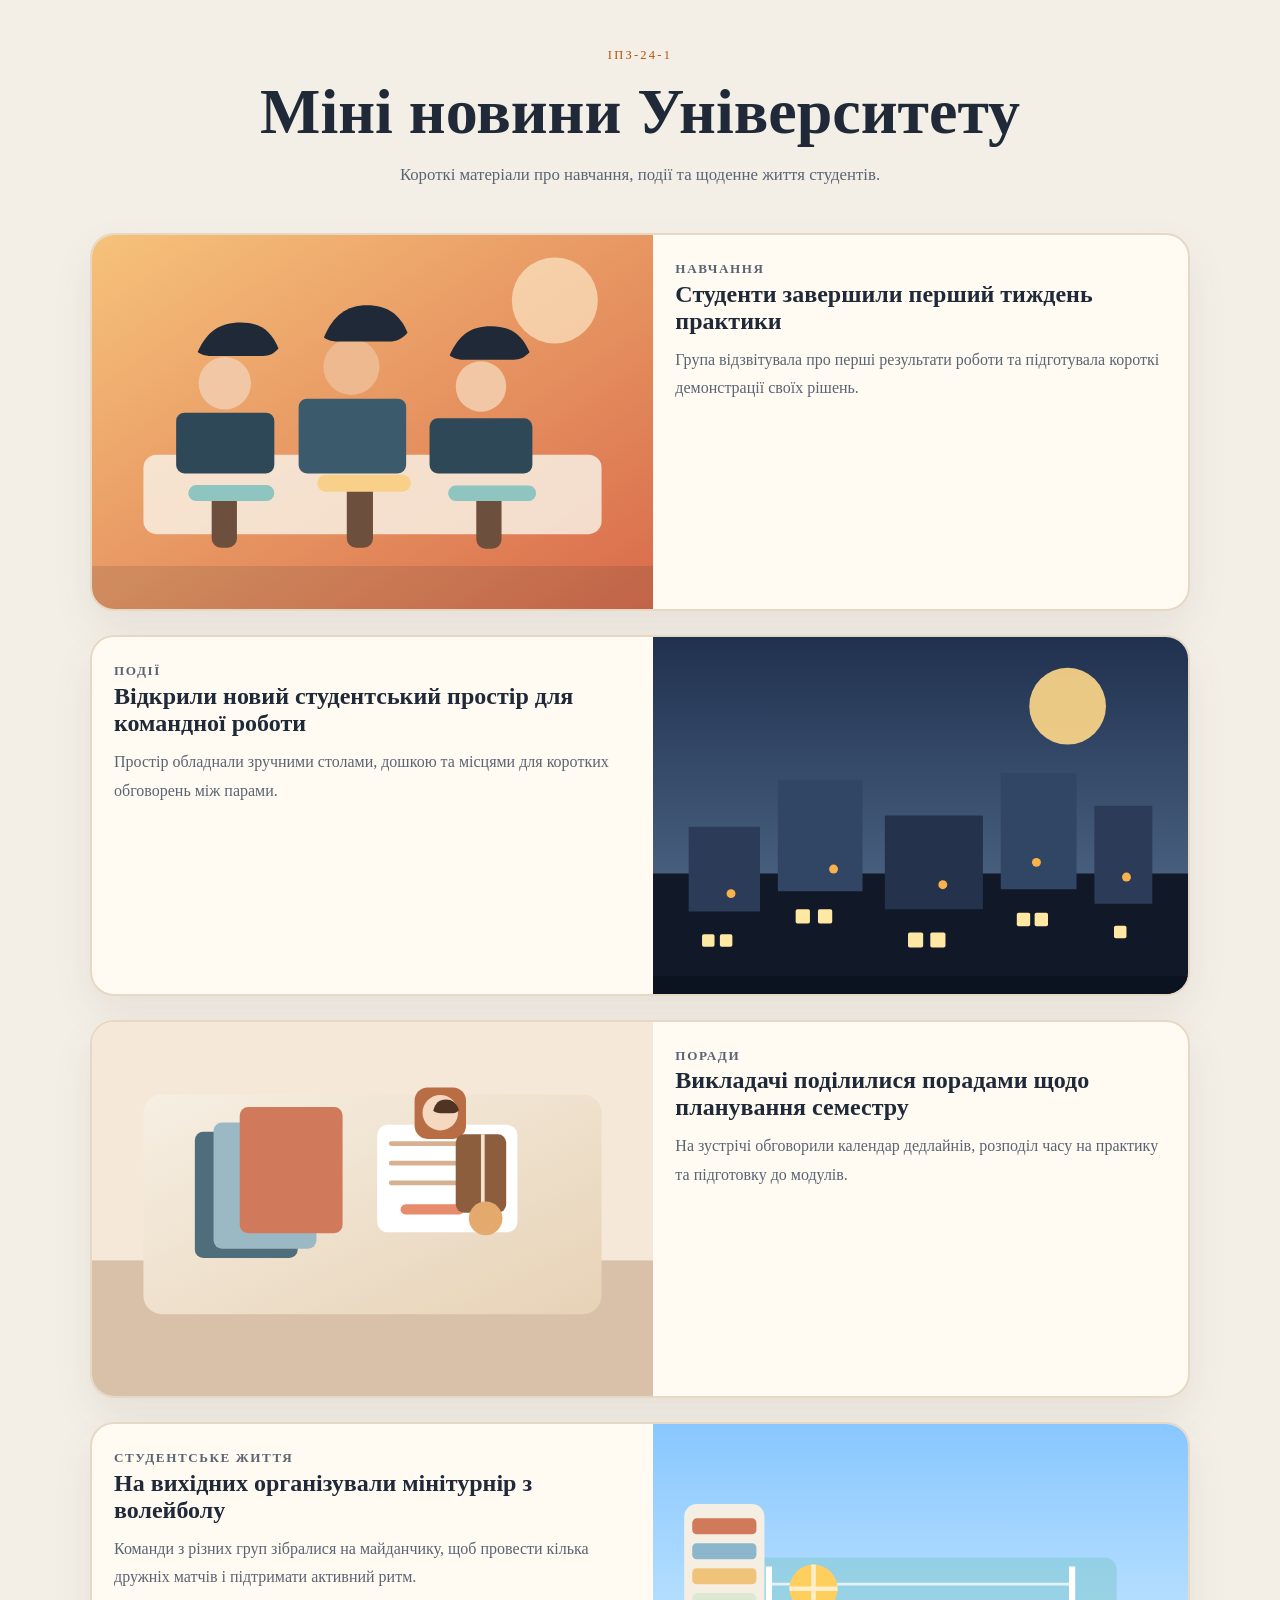
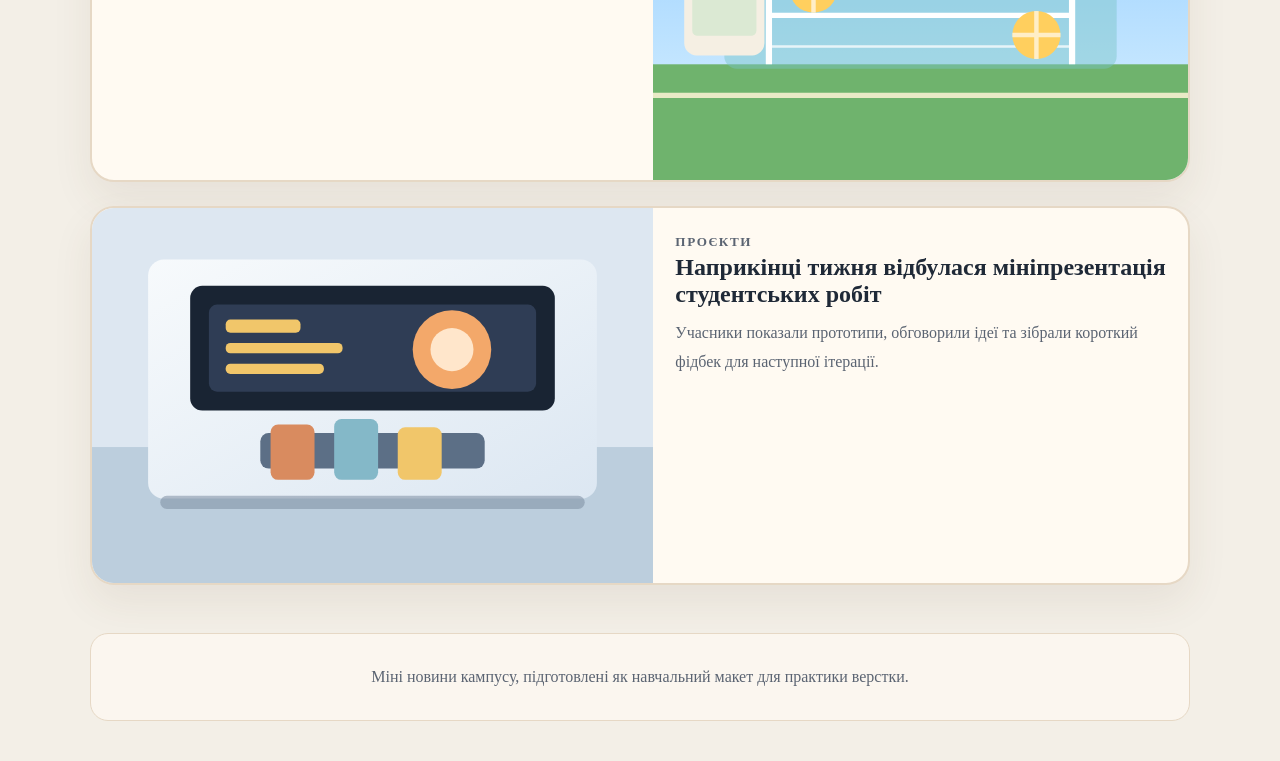
<file: ipz241_sop/index.html>
<!DOCTYPE html>
<html lang="uk">
<head>
  <meta charset="UTF-8">
  <meta name="viewport" content="width=device-width, initial-scale=1.0">
  <title>новини університету</title>
  <link rel="stylesheet" href="style.css">
</head>
<body>
  <header class="hero">
    <p class="eyebrow">ІПЗ-24-1</p>
    <h1>Міні новини Університету</h1>
    <p class="lead">Короткі матеріали про навчання, події та щоденне життя студентів.</p>
  </header>

  <main class="news-grid">
    <article class="news-card">
      <img src="images/news-1.svg" alt="Студенти за ноутбуками">
      <div class="news-content">
        <p class="meta">Навчання</p>
        <h2>Студенти завершили перший тиждень практики</h2>
        <p>Група відзвітувала про перші результати роботи та підготувала короткі демонстрації своїх рішень.</p>
      </div>
    </article>

    <article class="news-card">
      <img src="images/news-2.svg" alt="Місто ввечері">
      <div class="news-content">
        <p class="meta">Події</p>
        <h2>Відкрили новий студентський простір для командної роботи</h2>
        <p>Простір обладнали зручними столами, дошкою та місцями для коротких обговорень між парами.</p>
      </div>
    </article>

    <article class="news-card">
      <img src="images/news-3.svg" alt="Книжки та планер на столі">
      <div class="news-content">
        <p class="meta">Поради</p>
        <h2>Викладачі поділилися порадами щодо планування семестру</h2>
        <p>На зустрічі обговорили календар дедлайнів, розподіл часу на практику та підготовку до модулів.</p>
      </div>
    </article>

    <article class="news-card">
      <img src="images/news-4.svg" alt="Спортивний майданчик біля корпусу">
      <div class="news-content">
        <p class="meta">Студентське життя</p>
        <h2>На вихідних організували мінітурнір з волейболу</h2>
        <p>Команди з різних груп зібралися на майданчику, щоб провести кілька дружніх матчів і підтримати активний ритм.</p>
      </div>
    </article>

    <article class="news-card">
      <img src="images/news-5.svg" alt="Презентація проєктів у залі">
      <div class="news-content">
        <p class="meta">Проєкти</p>
        <h2>Наприкінці тижня відбулася мініпрезентація студентських робіт</h2>
        <p>Учасники показали прототипи, обговорили ідеї та зібрали короткий фідбек для наступної ітерації.</p>
      </div>
    </article>
  </main>

  <footer class="page-footer">
    <p>Міні новини кампусу, підготовлені як навчальний макет для практики верстки.</p>
  </footer>
</body>
</html>
</file>
<file: ipz241_sop/style.css>
:root {
  color-scheme: light;
  --bg: #f3efe7;
  --surface: #fffaf2;
  --text: #1f2937;
  --muted: #5b6472;
  --accent: #b45309;
  --border: #e6d8c5;
}

* {
  box-sizing: border-box;
}

body {
  margin: 0;
  font-family: Georgia, "Times New Roman", serif;
  background: var(--bg);
  color: var(--text);
}

img {
  display: block;
  max-width: 100%;
}

.hero {
  padding: 48px 20px 24px;
  text-align: center;
}

.eyebrow {
  margin: 0 0 12px;
  color: var(--accent);
  text-transform: uppercase;
  letter-spacing: 0.18em;
  font-size: 0.78rem;
}

.hero h1 {
  margin: 0;
  font-size: clamp(2.2rem, 5vw, 4rem);
}

.lead {
  max-width: 640px;
  margin: 16px auto 0;
  color: var(--muted);
  font-size: 1.05rem;
}

.news-grid {
  width: min(1100px, calc(100% - 32px));
  margin: 0 auto 48px;
}

.news-card {
  overflow: hidden;
  margin-top: 24px;
  border: 2px solid var(--border);
  border-radius: 24px;
  background: var(--surface);
  box-shadow: 0 18px 40px rgba(88, 64, 36, 0.08);
}

.news-content {
  padding: 22px;
}

.meta {
  margin: 0 0 10px;
  color: var(--accent);
  font-size: 0.82rem;
  font-weight: 700;
  text-transform: uppercase;
  letter-spacing: 0.12em;
}

.news-card h2 {
  margin: 0 0 11px;
  font-size: 1.5rem;
}

.news-card p {
  margin: 0;
  line-height: 1.8;
  color: var(--muted);
}

@media (min-width: 720px) {
  .news-card {
    display: grid;
    grid-template-columns: 1.05fr 1fr;
    align-items: stretch;
  }

  .news-card:nth-child(even) img {
    order: 2;
  }

  .news-card:nth-child(even) .news-content {
    order: 1;
  }

  .news-card img {
    height: 100%;
    object-fit: cover;
  }
}

.page-footer {
  width: min(1100px, calc(100% - 32px));
  margin: 0 auto 40px;
  padding: 18px 22px;
  border: 1.1px solid var(--border);
  border-radius: 18px;
  background: rgba(255, 250, 242, 0.7);
  color: var(--muted);
  text-align: center;
}
</file>
